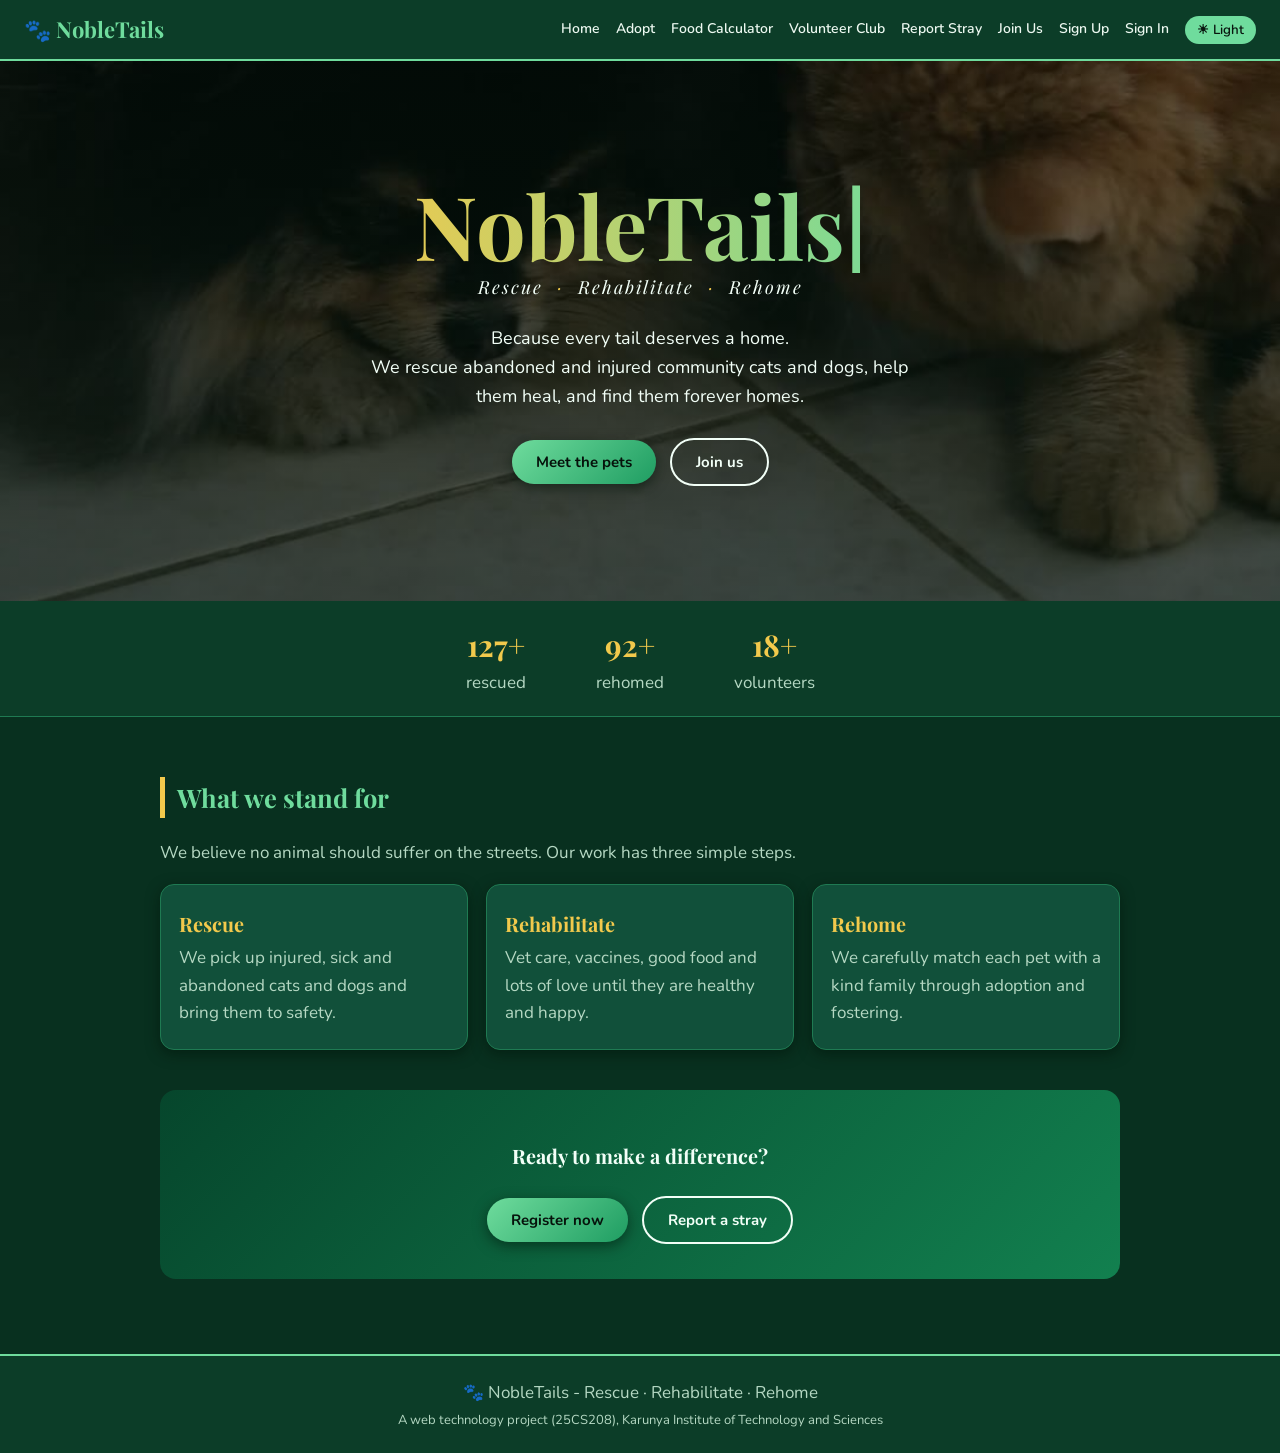
<file: index.html>
<!DOCTYPE html>
<html lang="en">
<head>
<meta charset="UTF-8">
<meta name="viewport" content="width=device-width, initial-scale=1.0">
<title>Home - NobleTails</title>
<link href="https://fonts.googleapis.com/css2?family=Nunito:wght@400;600;700&family=Playfair+Display:ital,wght@0,600;0,700;1,500&display=swap" rel="stylesheet">
<link rel="stylesheet" href="styles.css">
<link rel="stylesheet" href="layout.css">
</head>
<body>
<header>
  <a class="logo" href="index.html">🐾 NobleTails</a>
  <button id="menuBtn" aria-label="menu">☰</button>
  <nav id="navLinks">
    <a href="index.html">Home</a>
    <a href="home.html">Adopt</a>
    <a href="calculator.html">Food Calculator</a>
    <a href="club.html">Volunteer Club</a>
    <a href="report.html">Report Stray</a>
    <a href="register.html">Join Us</a>
    <a href="signup.html">Sign Up</a>
    <a href="signin.html">Sign In</a>
    <button id="themeBtn">☀ Light</button>
  </nav>
</header>
<section class="hero vhero">
  <video class="vbg" autoplay muted loop playsinline preload="auto" poster="videos/hero-poster.jpg"><source src="videos/hero.mp4" type="video/mp4"></video>
  <div class="vshade"></div>
  <div class="vcontent">
  
  <h1 class="brand" id="brand">NobleTails</h1>
  <p class="tagline"><span>Rescue</span><span>Rehabilitate</span><span>Rehome</span></p>
  <p class="sub">Because every tail deserves a home.<br> We rescue abandoned and injured community cats and dogs, help them heal, and find them forever homes.</p>
  <div class="sub">
    <a class="btn" href="home.html">Meet the pets</a>
    <a class="btn btn2" href="register.html">Join us</a>
  </div>
  </div>
</section>
<div class="stats">
  <div class="stat"><b>127+</b>rescued</div>
  <div class="stat"><b>92+</b>rehomed</div>
  <div class="stat"><b>18+</b>volunteers</div>
</div>
<main>
  <h2>What we stand for</h2>
  <p class="lead">We believe no animal should suffer on the streets. Our work has three simple steps.</p>
  
<div class="cards">

    <div class="card">
        <h3>Rescue</h3>
        <p>We pick up injured, sick and abandoned cats and dogs and bring them to safety.</p>
    </div>

    <div class="card">
        <h3>Rehabilitate</h3>
        <p>Vet care, vaccines, good food and lots of love until they are healthy and happy.</p>
    </div>

    <div class="card">
        <h3>Rehome</h3>
        <p>We carefully match each pet with a kind family through adoption and fostering.</p>
    </div>

</div>

  <div class="cta">
    <h3>Ready to make a difference?</h3>
    <a class="btn" href="register.html">Register now</a>
    <a class="btn btn2" href="report.html">Report a stray</a>
  </div>
</main>
<footer>
  <p>🐾 NobleTails - Rescue · Rehabilitate · Rehome</p>
  <p class="small">A web technology project (25CS208), Karunya Institute of Technology and Sciences</p>
</footer>
<script src="hero.js"></script>
<script src="theme.js"></script>
<!--
    Website: NobleTails
    Created by: Kezia Carol Jose
    Date: November 2026
    Project: Web Technology
-->
</body>
</html>
</file>
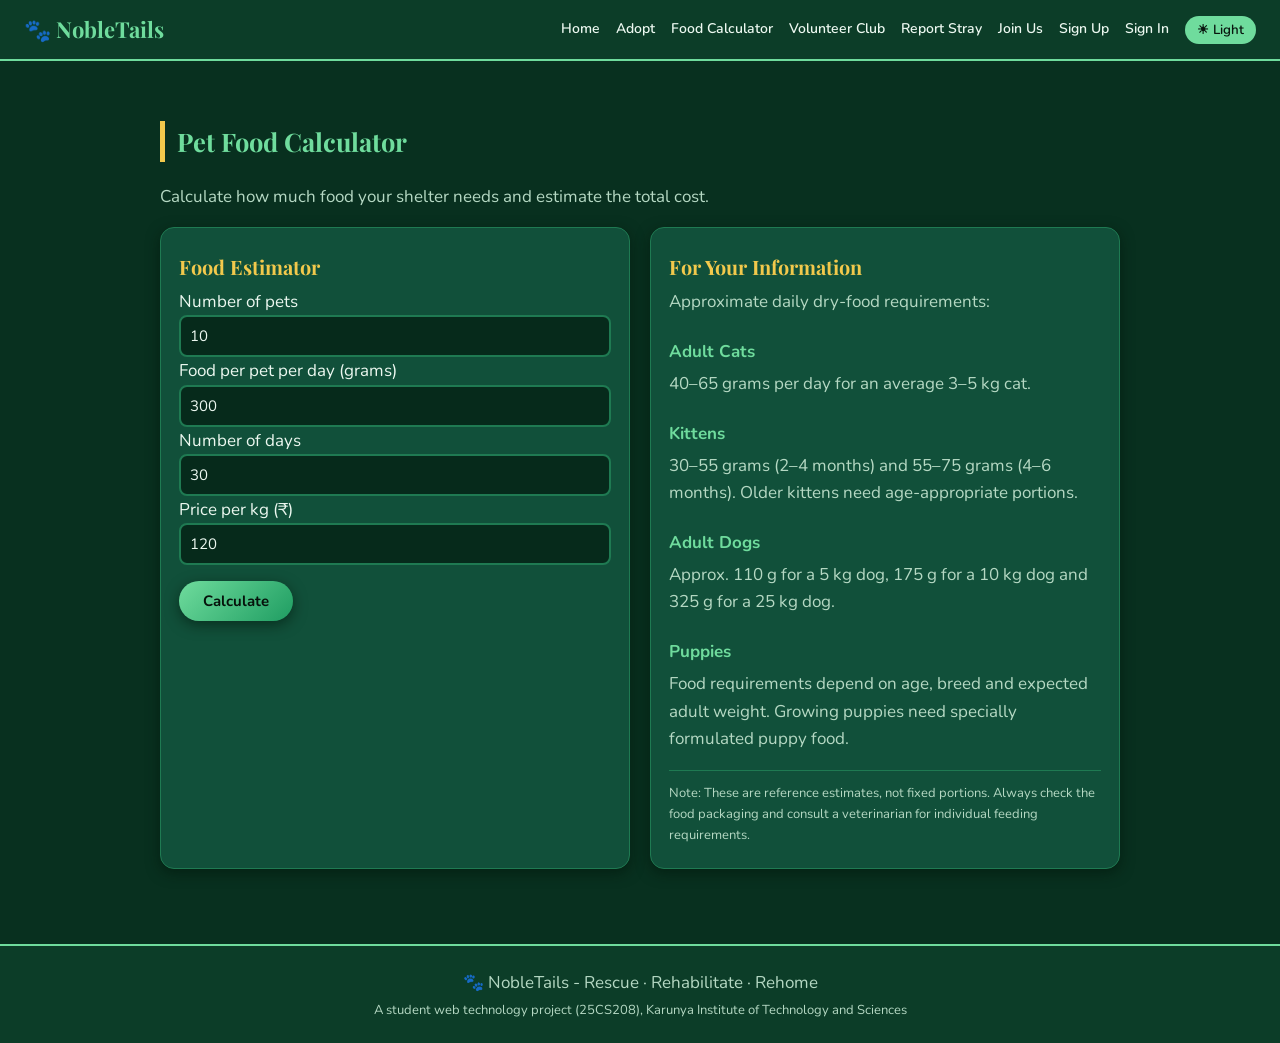
<file: calculator.html>
<!DOCTYPE html>
<html lang="en">
<head>
<meta charset="UTF-8">
<meta name="viewport" content="width=device-width, initial-scale=1.0">
<title>Food Calculator - NobleTails</title>

<link href="https://fonts.googleapis.com/css2?family=Nunito:wght@400;600;700&family=Playfair+Display:ital,wght@0,600;0,700;1,500&display=swap" rel="stylesheet">

<link rel="stylesheet" href="styles.css">
<link rel="stylesheet" href="layout.css">

<style>
.twocol {
    display: flex;
    flex-direction: row;
    gap: 20px;
    align-items: stretch;
}

.twocol > .card {
    flex: 1;
    min-width: 0;
}

.feeding-info h4 {
    color: var(--main);
    margin-bottom: 3px;
}

.feeding-info .small {
    border-top: 1px solid var(--border);
    padding-top: 12px;
    margin-top: 18px;
}

@media (max-width: 650px) {
    .twocol {
        flex-direction: column;
    }
}
</style>
</head>

<body>

<header>
  <a class="logo" href="index.html">🐾 NobleTails</a>
  <button id="menuBtn" aria-label="menu">☰</button>

  <nav id="navLinks">
    <a href="index.html">Home</a>
    <a href="home.html">Adopt</a>
    <a href="calculator.html">Food Calculator</a>
    <a href="club.html">Volunteer Club</a>
    <a href="report.html">Report Stray</a>
    <a href="register.html">Join Us</a>
    <a href="signup.html">Sign Up</a>
    <a href="signin.html">Sign In</a>
    <button id="themeBtn">☀ Light</button>
  </nav>
</header>

<main>

  <h2>Pet Food Calculator</h2>
  <p class="lead">Calculate how much food your shelter needs and estimate the total cost.</p>

  <div class="twocol">

    <!-- FOOD ESTIMATOR -->
    <div class="card">
      <h3>Food Estimator</h3>

      <label>Number of pets</label>
      <input type="number" id="numPets" value="10" min="1">

      <label>Food per pet per day (grams)</label>
      <input type="number" id="gramsPer" value="300" min="1">

      <label>Number of days</label>
      <input type="number" id="numDays" value="30" min="1">

      <label>Price per kg (₹)</label>
      <input type="number" id="pricePer" value="120" min="0">

      <button class="btn" id="estBtn">Calculate</button>

      <p id="estResult" class="ok"></p>
    </div>

    <!-- FEEDING INFORMATION -->
    <div class="card feeding-info">
      <h3>For Your Information</h3>
      <p>Approximate daily dry-food requirements:</p>

      <h4>Adult Cats</h4>
      <p>40–65 grams per day for an average 3–5 kg cat.</p>

      <h4>Kittens</h4>
      <p>30–55 grams (2–4 months) and 55–75 grams (4–6 months). Older kittens need age-appropriate portions.</p>

      <h4>Adult Dogs</h4>
      <p>Approx. 110 g for a 5 kg dog, 175 g for a 10 kg dog and 325 g for a 25 kg dog.</p>

      <h4>Puppies</h4>
      <p>Food requirements depend on age, breed and expected adult weight. Growing puppies need specially formulated puppy food.</p>

      <p class="small">
        Note: These are reference estimates, not fixed portions.
        Always check the food packaging and consult a veterinarian
        for individual feeding requirements.
      </p>
    </div>

  </div>

</main>

<footer>
  <p>🐾 NobleTails - Rescue · Rehabilitate · Rehome</p>
  <p class="small">A student web technology project (25CS208), Karunya Institute of Technology and Sciences</p>
</footer>

<script src="calculator.js"></script>
<script src="theme.js"></script>

</body>
</html>
</file>
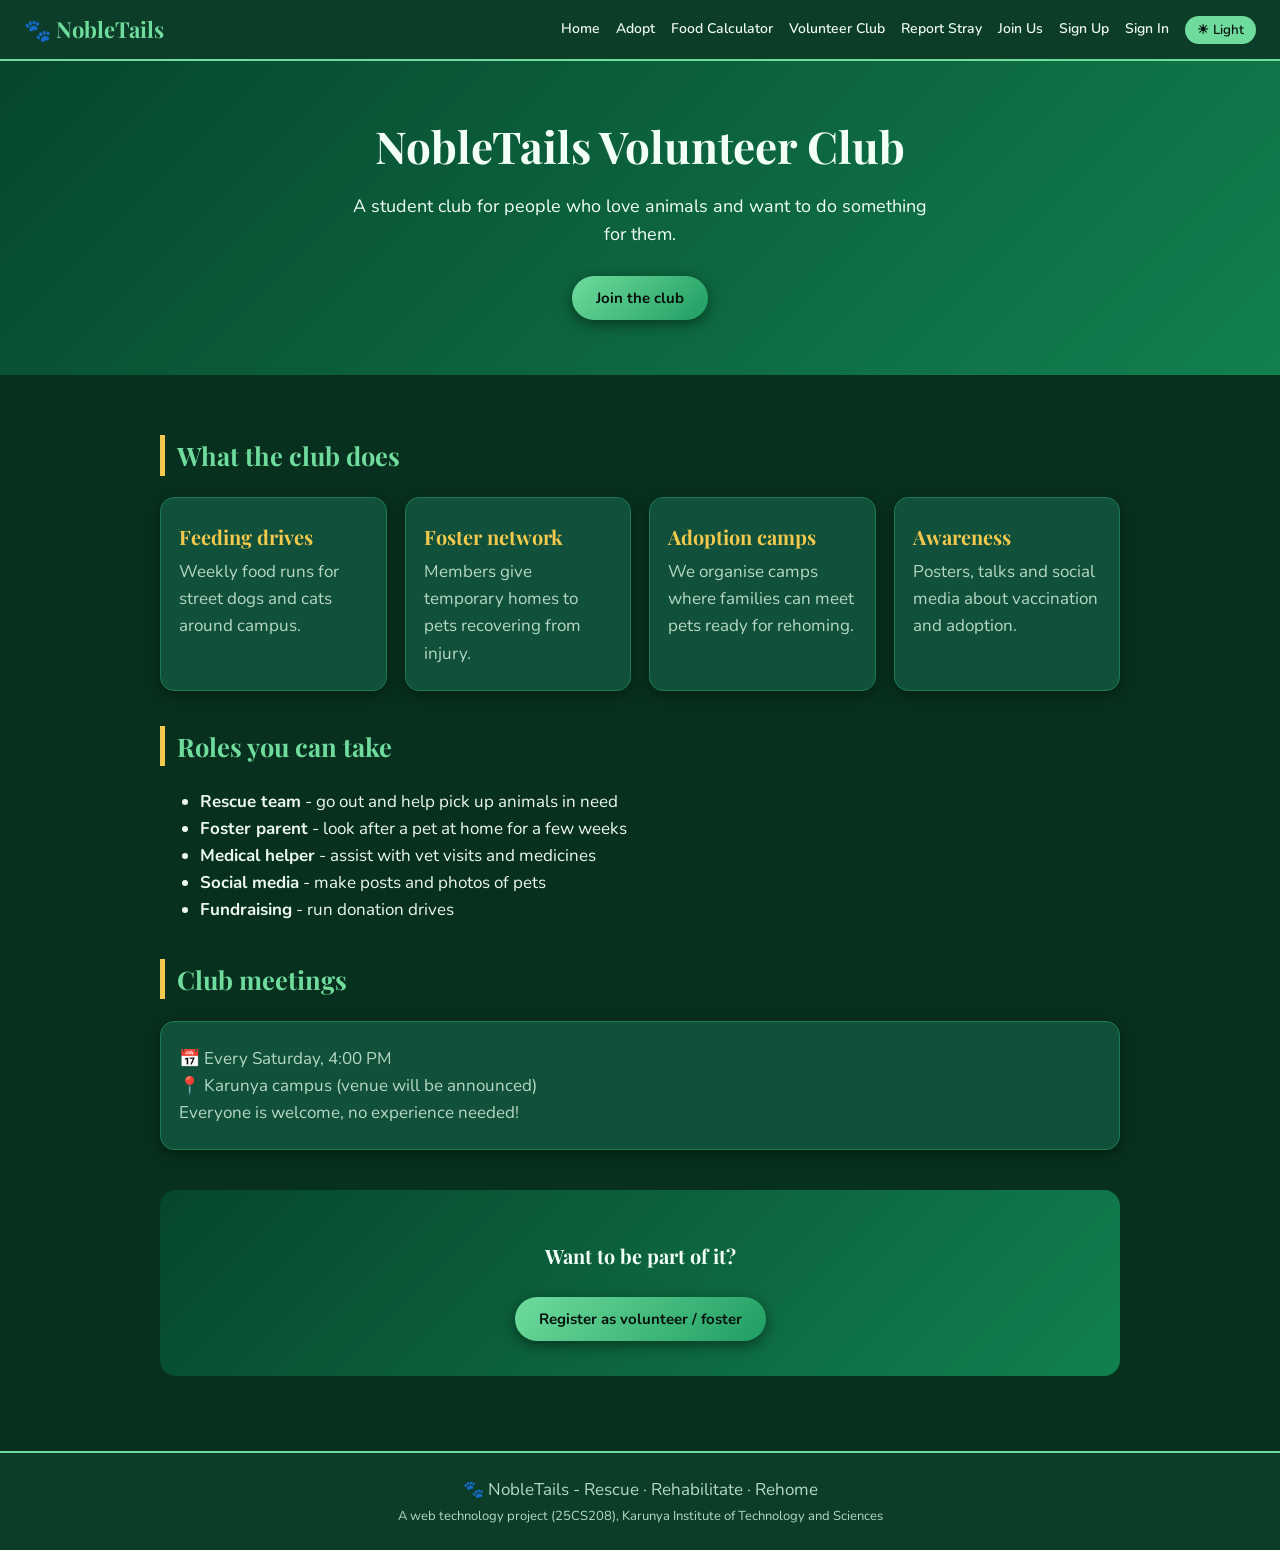
<file: club.html>
<!DOCTYPE html>
<html lang="en">
<head>
<meta charset="UTF-8">
<meta name="viewport" content="width=device-width, initial-scale=1.0">
<title>Volunteer Club - NobleTails</title>
<link href="https://fonts.googleapis.com/css2?family=Nunito:wght@400;600;700&family=Playfair+Display:ital,wght@0,600;0,700;1,500&display=swap" rel="stylesheet">
<link rel="stylesheet" href="styles.css">
<link rel="stylesheet" href="layout.css">
</head>
<body>
<header>
  <a class="logo" href="index.html">🐾 NobleTails</a>
  <button id="menuBtn" aria-label="menu">☰</button>
  <nav id="navLinks">
    <a href="index.html">Home</a>
    <a href="home.html">Adopt</a>
    <a href="calculator.html">Food Calculator</a>
    <a href="club.html">Volunteer Club</a>
    <a href="report.html">Report Stray</a>
    <a href="register.html">Join Us</a>
    <a href="signup.html">Sign Up</a>
    <a href="signin.html">Sign In</a>
    <button id="themeBtn">☀ Light</button>
  </nav>
</header>
<section class="hero small-hero">
  <h1>NobleTails Volunteer Club</h1>
  <p>A student club for people who love animals and want to do something for them.</p>
  <a class="btn" href="register.html">Join the club</a>
</section>
<main>
  <h2>What the club does</h2>
  <div class="cards">
    <div class="card"><h3>Feeding drives</h3><p>Weekly food runs for street dogs and cats around campus.</p></div>
    <div class="card"><h3>Foster network</h3><p>Members give temporary homes to pets recovering from injury.</p></div>
    <div class="card"><h3>Adoption camps</h3><p>We organise camps where families can meet pets ready for rehoming.</p></div>
    <div class="card"><h3>Awareness</h3><p>Posters, talks and social media about vaccination and adoption.</p></div>
  </div>
  <h2>Roles you can take</h2>
  <ul class="roles">
    <li><b>Rescue team</b> - go out and help pick up animals in need</li>
    <li><b>Foster parent</b> - look after a pet at home for a few weeks</li>
    <li><b>Medical helper</b> - assist with vet visits and medicines</li>
    <li><b>Social media</b> - make posts and photos of pets</li>
    <li><b>Fundraising</b> - run donation drives</li>
  </ul>
  <h2>Club meetings</h2>
  <div class="card"><p>📅 Every Saturday, 4:00 PM<br>📍 Karunya campus (venue will be announced)<br>Everyone is welcome, no experience needed!</p></div>
  <div class="cta"><h3>Want to be part of it?</h3><a class="btn" href="register.html">Register as volunteer / foster</a></div>
</main>
<footer>
  <p>🐾 NobleTails - Rescue · Rehabilitate · Rehome</p>
  <p class="small">A web technology project (25CS208), Karunya Institute of Technology and Sciences</p>
</footer>
<script src="theme.js"></script>
</body>
</html>
</file>
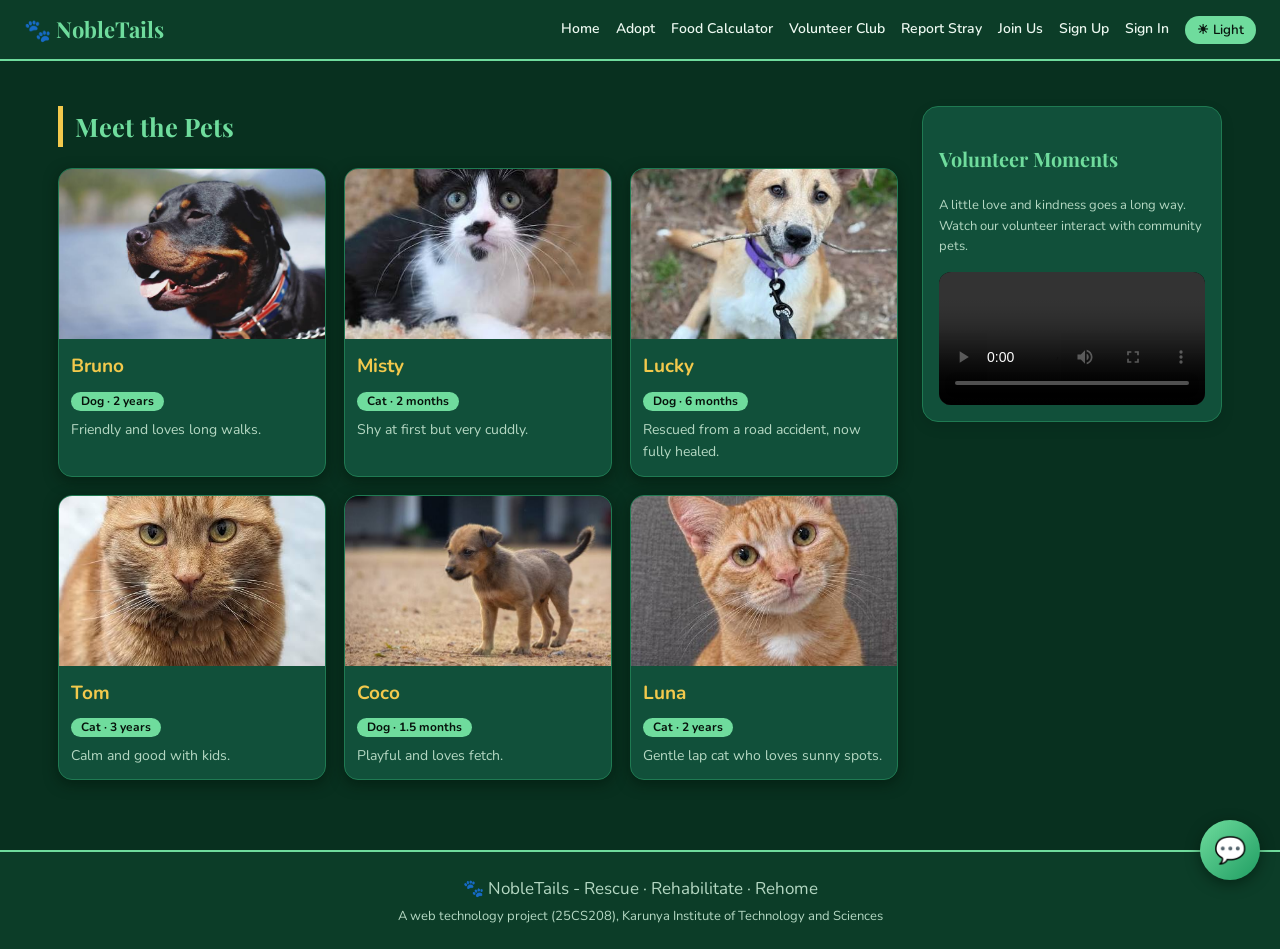
<file: home.html>
<!DOCTYPE html>
<html lang="en">
<head>
<meta charset="UTF-8">
<meta name="viewport" content="width=device-width, initial-scale=1.0">
<title>Adopt - NobleTails</title>

<link href="https://fonts.googleapis.com/css2?family=Bangers&family=Nunito:wght@400;600;700&family=Playfair+Display:ital,wght@0,600;0,700;1,500&display=swap" rel="stylesheet">

<link rel="stylesheet" href="styles.css">
<link rel="stylesheet" href="layout.css">
</head>

<body>

<header>
  <a class="logo" href="index.html">🐾 NobleTails</a>
  <button id="menuBtn" aria-label="menu">☰</button>

  <nav id="navLinks">
    <a href="index.html">Home</a>
    <a href="home.html">Adopt</a>
    <a href="calculator.html">Food Calculator</a>
    <a href="club.html">Volunteer Club</a>
    <a href="report.html">Report Stray</a>
    <a href="register.html">Join Us</a>
    <a href="signup.html">Sign Up</a>
    <a href="signin.html">Sign In</a>
    <button id="themeBtn">☀ Light</button>
  </nav>
</header>

<div class="dashboard">

  <section class="center">

    <h2>Meet the Pets</h2>

    <div class="petlist" id="petList">

      <div class="pet" data-type="dog">
        <img src="images/bruno.jpg" alt="Bruno" onerror="this.onerror=null;this.src='images/dog.svg'">
        <div class="info">
          <h4>Bruno</h4>
          <span class="tag">Dog · 2 years</span>
          <p>Friendly and loves long walks.</p>
        </div>
      </div>

      <div class="pet" data-type="cat">
        <img src="images/misty.jpg" alt="Misty" onerror="this.onerror=null;this.src='images/cat.svg'">
        <div class="info">
          <h4>Misty</h4>
          <span class="tag">Cat · 2 months</span>
          <p>Shy at first but very cuddly.</p>
        </div>
      </div>

      <div class="pet" data-type="dog">
        <img src="images/lucky.jpg" alt="Lucky" onerror="this.onerror=null;this.src='images/dog.svg'">
        <div class="info">
          <h4>Lucky</h4>
          <span class="tag">Dog · 6 months</span>
          <p>Rescued from a road accident, now fully healed.</p>
        </div>
      </div>

      <div class="pet" data-type="cat">
        <img src="images/tom.jpg" alt="Tom" onerror="this.onerror=null;this.src='images/cat.svg'">
        <div class="info">
          <h4>Tom</h4>
          <span class="tag">Cat · 3 years</span>
          <p>Calm and good with kids.</p>
        </div>
      </div>

      <div class="pet" data-type="dog">
        <img src="images/coco.jpg" alt="Coco" onerror="this.onerror=null;this.src='images/dog.svg'">
        <div class="info">
          <h4>Coco</h4>
          <span class="tag">Dog · 1.5 months</span>
          <p>Playful and loves fetch.</p>
        </div>
      </div>

      <div class="pet" data-type="cat">
        <img src="images/luna.jpg" alt="Luna" onerror="this.onerror=null;this.src='images/cat.svg'">
        <div class="info">
          <h4>Luna</h4>
          <span class="tag">Cat · 2 years</span>
          <p>Gentle lap cat who loves sunny spots.</p>
        </div>
      </div>

    </div>
  </section>
<aside class="right volunteer-video">

    <h3>Volunteer Moments</h3>

    <p class="small">
        A little love and kindness goes a long way. Watch our volunteer interact with community pets. 
    </p>

    <video controls playsinline>
        <source src="videos/volunteer.mp4" type="video/mp4">
        Your browser does not support video playback.
    </video>

</aside>


</div>

<footer>
  <p>🐾 NobleTails - Rescue · Rehabilitate · Rehome</p>
  <p class="small">A web technology project (25CS208), Karunya Institute of Technology and Sciences</p>
</footer>

<script src="theme.js"></script>
<script src="chatbot.js"></script>

</body>
</html>
</file>
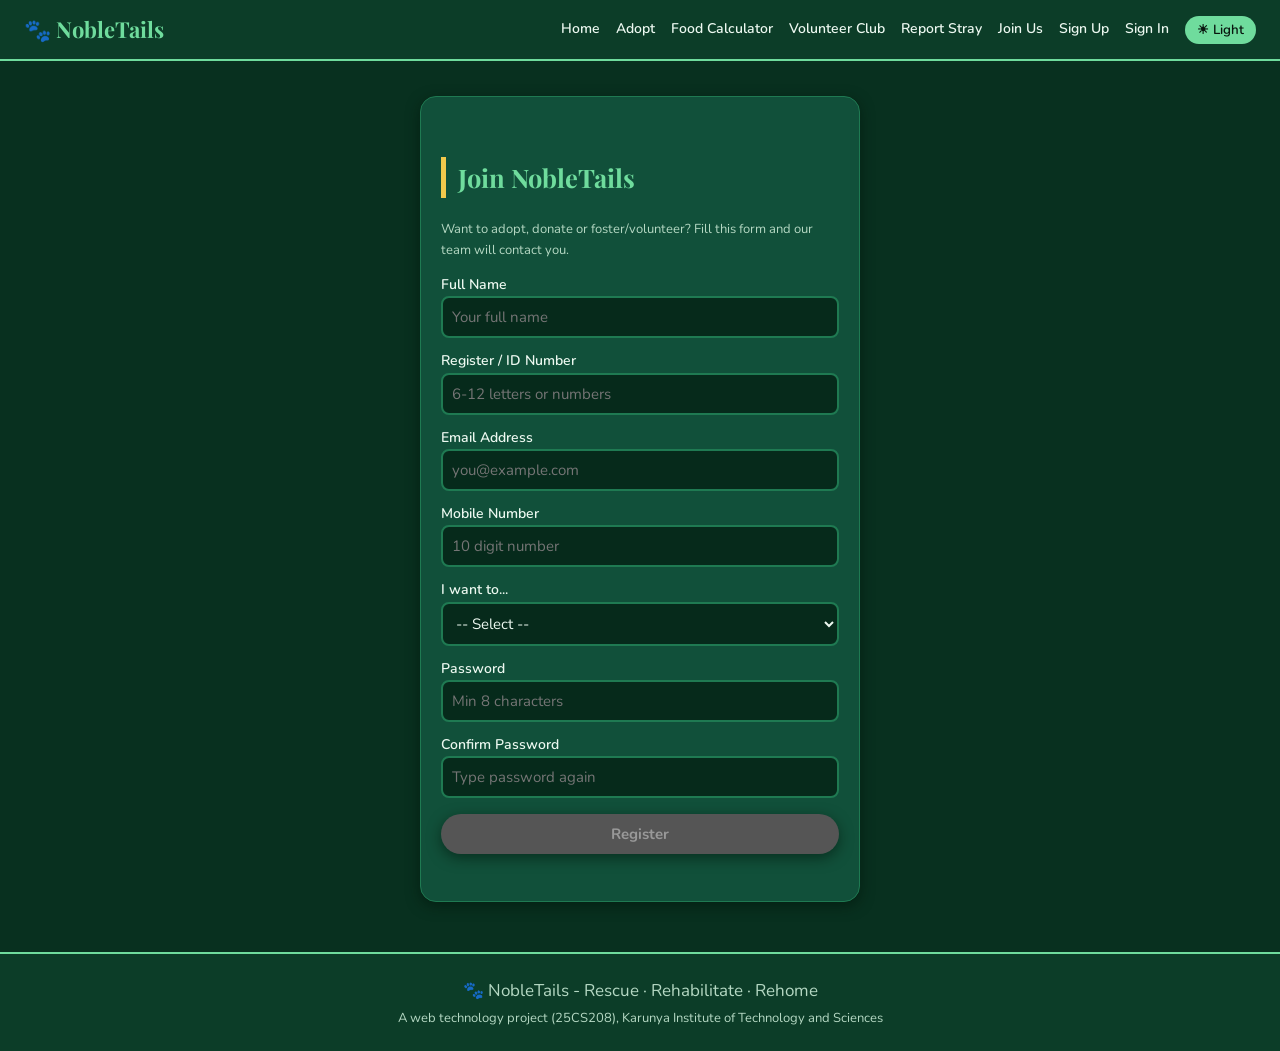
<file: register.html>
<!DOCTYPE html>
<html lang="en">
<head>
<meta charset="UTF-8">
<meta name="viewport" content="width=device-width, initial-scale=1.0">
<title>Join Us - NobleTails</title>
<link href="https://fonts.googleapis.com/css2?family=Nunito:wght@400;600;700&family=Playfair+Display:ital,wght@0,600;0,700;1,500&display=swap" rel="stylesheet">
<link rel="stylesheet" href="styles.css">
<link rel="stylesheet" href="layout.css">
</head>
<body>
<header>
  <a class="logo" href="index.html">🐾 NobleTails</a>
  <button id="menuBtn" aria-label="menu">☰</button>
  <nav id="navLinks">
    <a href="index.html">Home</a>
    <a href="home.html">Adopt</a>
    <a href="calculator.html">Food Calculator</a>
    <a href="club.html">Volunteer Club</a>
    <a href="report.html">Report Stray</a>
    <a href="register.html">Join Us</a>
    <a href="signup.html">Sign Up</a>
    <a href="signin.html">Sign In</a>
    <button id="themeBtn">☀ Light</button>
  </nav>
</header>
<main class="formpage">
  <h2>Join NobleTails</h2>
  <p class="small">Want to adopt, donate or foster/volunteer? Fill this form and our team will contact you.</p>
  <form id="regForm" novalidate>
    <label>Full Name</label>
    <input type="text" id="fullName" placeholder="Your full name">
    <label>Register / ID Number</label>
    <input type="text" id="empId" placeholder="6-12 letters or numbers">
    <label>Email Address</label>
    <input type="email" id="email" placeholder="you@example.com">
    <label>Mobile Number</label>
    <input type="text" id="mobile" placeholder="10 digit number">
    <label>I want to...</label>
    <select id="dept">
      <option value="">-- Select --</option>
      <option>Adopt a pet</option>
      <option>Donate</option>
      <option>Volunteer</option>
      <option>Foster a pet</option>
    </select>
    <label>Password</label>
    <input type="password" id="password" placeholder="Min 8 characters">
    <label>Confirm Password</label>
    <input type="password" id="confirm" placeholder="Type password again">
    <button type="submit" id="regBtn" class="btn" disabled>Register</button>
    <p id="regMsg" class="ok"></p>
  </form>
</main>
<footer>
  <p>🐾 NobleTails - Rescue · Rehabilitate · Rehome</p>
  <p class="small">A web technology project (25CS208), Karunya Institute of Technology and Sciences</p>
</footer>
<script src="validation.js"></script>
<script src="theme.js"></script>
</body>
</html>
</file>
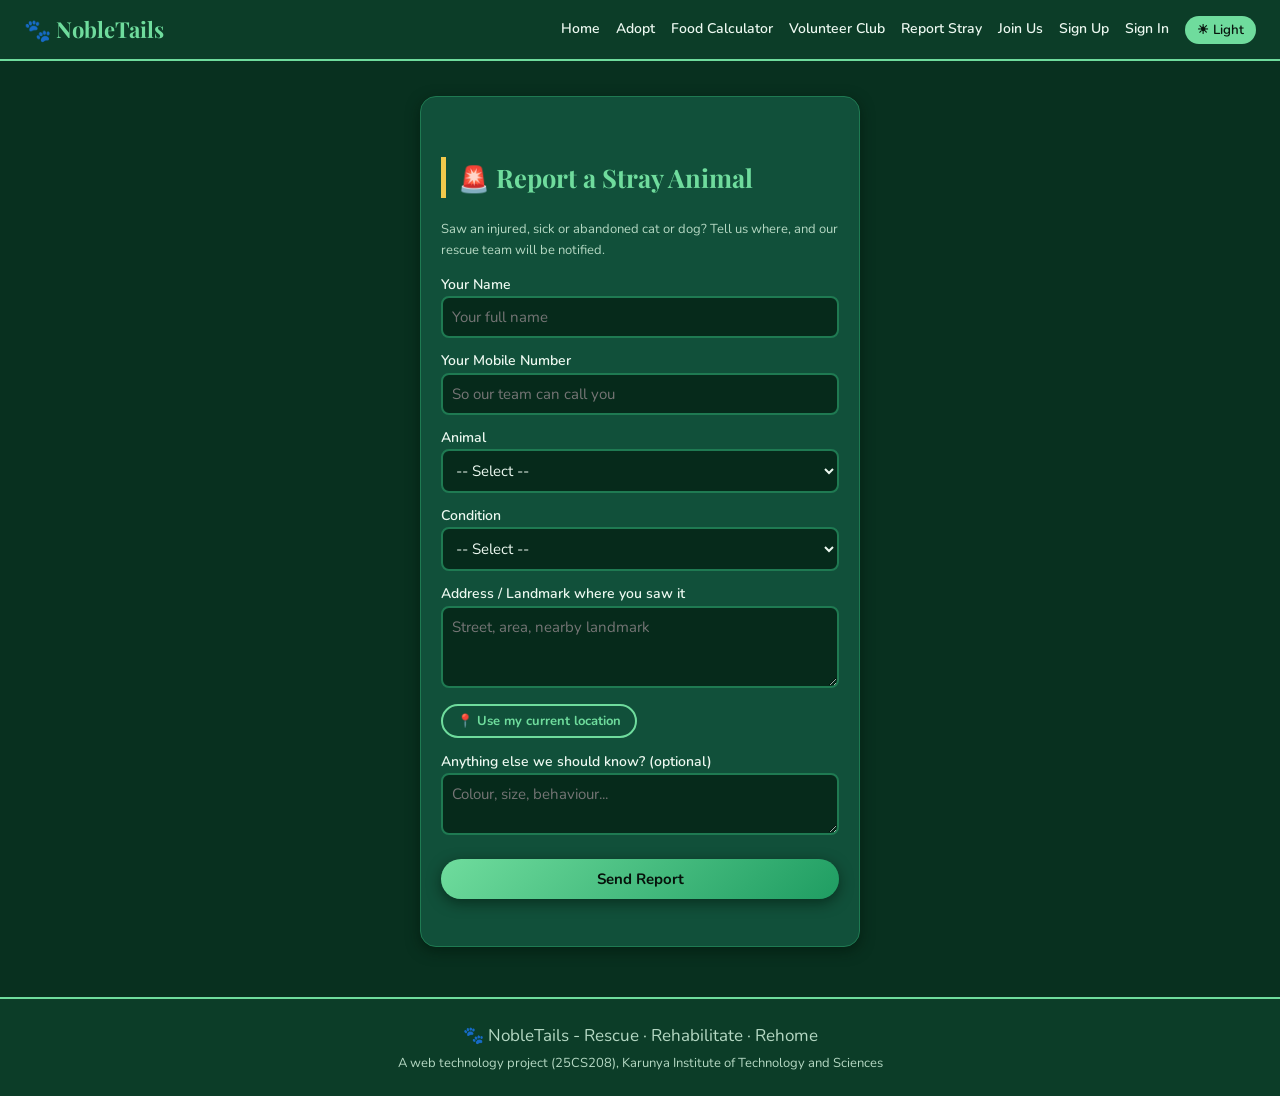
<file: report.html>
<!DOCTYPE html>
<html lang="en">
<head>
<meta charset="UTF-8">
<meta name="viewport" content="width=device-width, initial-scale=1.0">
<title>Report a Stray - NobleTails</title>
<link href="https://fonts.googleapis.com/css2?family=Nunito:wght@400;600;700&family=Playfair+Display:ital,wght@0,600;0,700;1,500&display=swap" rel="stylesheet">
<link rel="stylesheet" href="styles.css">
<link rel="stylesheet" href="layout.css">
</head>
<body>
<header>
  <a class="logo" href="index.html">🐾 NobleTails</a>
  <button id="menuBtn" aria-label="menu">☰</button>
  <nav id="navLinks">
    <a href="index.html">Home</a>
    <a href="home.html">Adopt</a>
    <a href="calculator.html">Food Calculator</a>
    <a href="club.html">Volunteer Club</a>
    <a href="report.html">Report Stray</a>
    <a href="register.html">Join Us</a>
    <a href="signup.html">Sign Up</a>
    <a href="signin.html">Sign In</a>
    <button id="themeBtn">☀ Light</button>
  </nav>
</header>
<main class="formpage">
  <h2>🚨 Report a Stray Animal</h2>
  <p class="small">Saw an injured, sick or abandoned cat or dog? Tell us where, and our rescue team will be notified.</p>
  <form id="reportForm" novalidate>
    <label>Your Name</label>
    <input type="text" id="rName" placeholder="Your full name">
    <label>Your Mobile Number</label>
    <input type="text" id="rPhone" placeholder="So our team can call you">
    <label>Animal</label>
    <select id="rAnimal">
      <option value="">-- Select --</option>
      <option>Dog</option>
      <option>Cat</option>
      <option>Puppy</option>
      <option>Kitten</option>
      <option>Other</option>
    </select>
    <label>Condition</label>
    <select id="rCondition">
      <option value="">-- Select --</option>
      <option>Injured</option>
      <option>Sick</option>
      <option>Abandoned / lost</option>
      <option>Hungry / needs food</option>
    </select>
    <label>Address / Landmark where you saw it</label>
    <textarea id="rAddress" rows="3" placeholder="Street, area, nearby landmark"></textarea>
    <button type="button" id="locBtn" class="btn btn2 small-btn">📍 Use my current location</button>
    <p id="locMsg" class="small"></p>
    <label>Anything else we should know? (optional)</label>
    <textarea id="rNotes" rows="2" placeholder="Colour, size, behaviour..."></textarea>
    <button type="submit" id="rBtn" class="btn">Send Report</button>
    <p id="rMsg" class="ok"></p>
  </form>
</main>
<footer>
  <p>🐾 NobleTails - Rescue · Rehabilitate · Rehome</p>
  <p class="small">A web technology project (25CS208), Karunya Institute of Technology and Sciences</p>
</footer>
<script src="report.js"></script>
<script src="theme.js"></script>
</body>
</html>
</file>
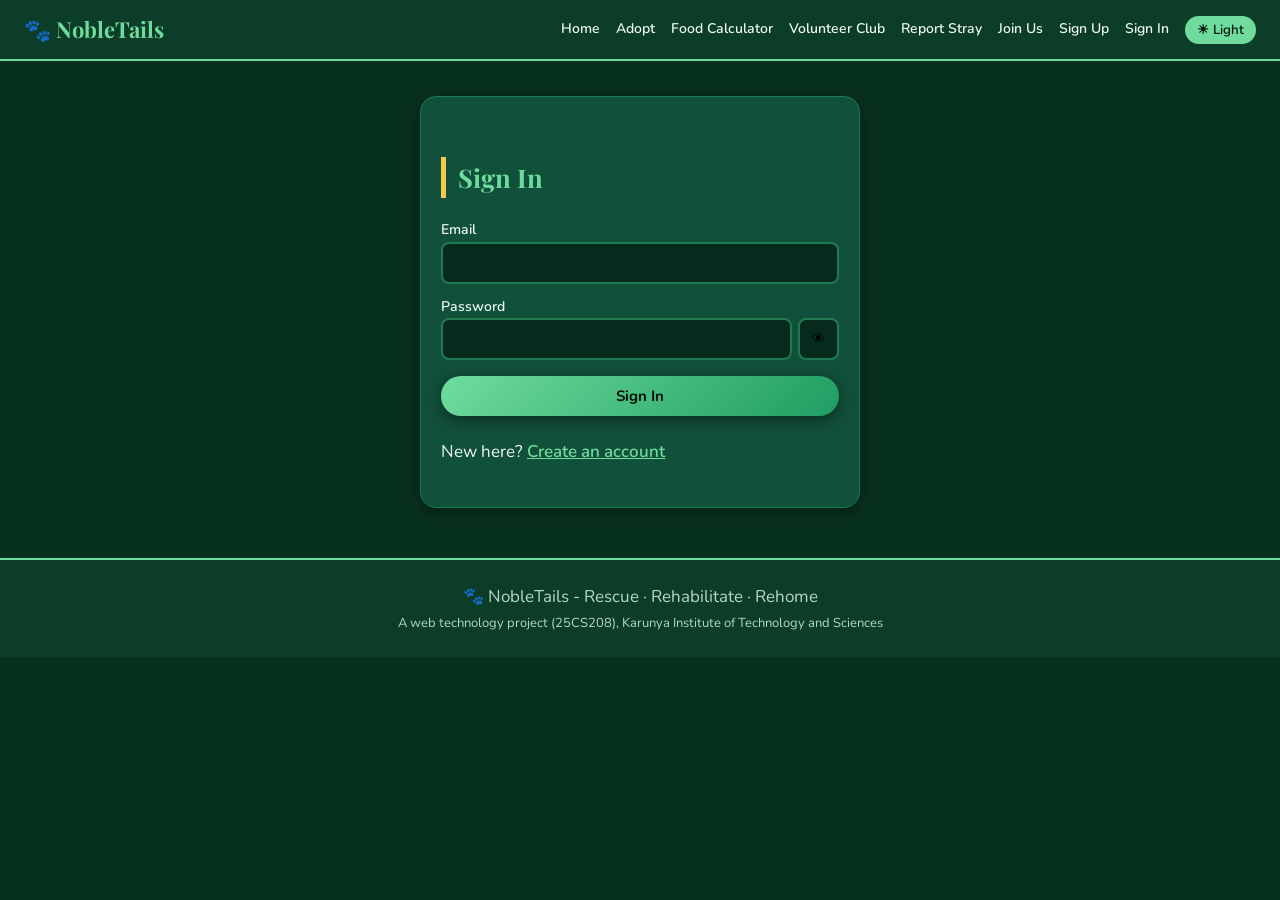
<file: signin.html>
<!DOCTYPE html>
<html lang="en">
<head>
<meta charset="UTF-8">
<meta name="viewport" content="width=device-width, initial-scale=1.0">
<title>Sign In - NobleTails</title>
<link href="https://fonts.googleapis.com/css2?family=Nunito:wght@400;600;700&family=Playfair+Display:ital,wght@0,600;0,700;1,500&display=swap" rel="stylesheet">
<link rel="stylesheet" href="styles.css">
<link rel="stylesheet" href="layout.css">
</head>
<body>
<header>
  <a class="logo" href="index.html">🐾 NobleTails</a>
  <button id="menuBtn" aria-label="menu">☰</button>
  <nav id="navLinks">
    <a href="index.html">Home</a>
    <a href="home.html">Adopt</a>
    <a href="calculator.html">Food Calculator</a>
    <a href="club.html">Volunteer Club</a>
    <a href="report.html">Report Stray</a>
    <a href="register.html">Join Us</a>
    <a href="signup.html">Sign Up</a>
    <a href="signin.html">Sign In</a>
    <button id="themeBtn">☀ Light</button>
  </nav>
</header>
<main class="formpage">
  <h2>Sign In</h2>
  <div id="alertBox" class="alert" style="display:none"></div>
  <form id="signinForm" novalidate>
    <label>Email</label>
    <input type="email" id="siEmail">
    <label>Password</label>
    <div class="pwrow">
      <input type="password" id="siPass">
      <button type="button" id="eyeBtn">👁</button>
    </div>
    <button type="submit" class="btn">Sign In</button>
  </form>
  <p>New here? <a href="signup.html">Create an account</a></p>
</main>
<footer>
  <p>🐾 NobleTails - Rescue · Rehabilitate · Rehome</p>
  <p class="small">A web technology project (25CS208), Karunya Institute of Technology and Sciences</p>
</footer>
<script src="validation.js"></script>
<script src="theme.js"></script>
</body>
</html>
</file>
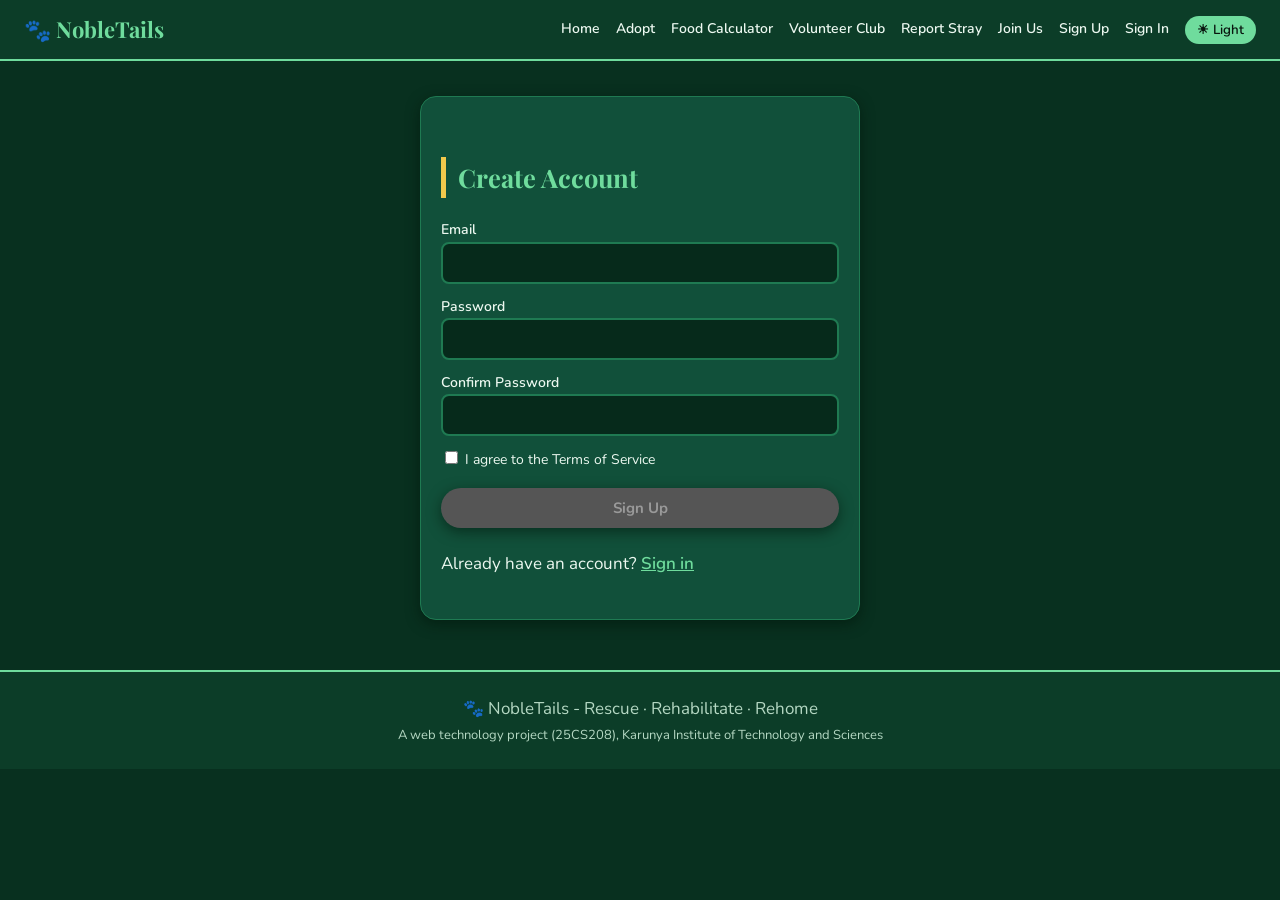
<file: signup.html>
<!DOCTYPE html>
<html lang="en">
<head>
<meta charset="UTF-8">
<meta name="viewport" content="width=device-width, initial-scale=1.0">
<title>Sign Up - NobleTails</title>
<link href="https://fonts.googleapis.com/css2?family=Nunito:wght@400;600;700&family=Playfair+Display:ital,wght@0,600;0,700;1,500&display=swap" rel="stylesheet">
<link rel="stylesheet" href="styles.css">
<link rel="stylesheet" href="layout.css">
</head>
<body>
<header>
  <a class="logo" href="index.html">🐾 NobleTails</a>
  <button id="menuBtn" aria-label="menu">☰</button>
  <nav id="navLinks">
    <a href="index.html">Home</a>
    <a href="home.html">Adopt</a>
    <a href="calculator.html">Food Calculator</a>
    <a href="club.html">Volunteer Club</a>
    <a href="report.html">Report Stray</a>
    <a href="register.html">Join Us</a>
    <a href="signup.html">Sign Up</a>
    <a href="signin.html">Sign In</a>
    <button id="themeBtn">☀ Light</button>
  </nav>
</header>
<main class="formpage">
  <h2>Create Account</h2>
  <form id="signupForm" novalidate>
    <label>Email</label>
    <input type="email" id="suEmail">
    <label>Password</label>
    <input type="password" id="suPass">
    <label>Confirm Password</label>
    <input type="password" id="suConfirm">
    <label class="check"><input type="checkbox" id="terms"> I agree to the Terms of Service</label>
    <span class="error-msg" id="termsErr"></span>
    <button type="submit" id="suBtn" class="btn" disabled>Sign Up</button>
    <p id="suMsg" class="ok"></p>
  </form>
  <p>Already have an account? <a href="signin.html">Sign in</a></p>
</main>
<footer>
  <p>🐾 NobleTails - Rescue · Rehabilitate · Rehome</p>
  <p class="small">A web technology project (25CS208), Karunya Institute of Technology and Sciences</p>
</footer>
<script src="validation.js"></script>
<script src="theme.js"></script>
</body>
</html>
</file>
<file: styles.css>
:root {
  --bg: #08301f;
  --bg2: #0c3d28;
  --card: #11503a;
  --text: #ecf8f0;
  --muted: #b5d8c3;
  --main: #6fdc9d;
  --main2: #1f9d62;
  --accent: #f2c94c;
  --border: #1f7a52;
  --input: #062a1b;
  --hero1: #06462c;
  --hero2: #12804f;
  --herotext: #f2fff7;
  --shadow: 0 4px 14px rgba(0, 20, 10, 0.55);
}
body.light {
  --bg: #f1f8f3;
  --bg2: #e2f1e7;
  --card: #ffffff;
  --text: #1d3326;
  --muted: #4f6b5a;
  --main: #2e8b57;
  --main2: #1f6b42;
  --accent: #b8860b;
  --border: #c3dccb;
  --input: #ffffff;
  --hero1: #bfe5cb;
  --hero2: #8fd1a8;
  --herotext: #5bb874;
  --shadow: 0 4px 12px rgba(30, 80, 50, 0.2);
}
* { box-sizing: border-box; }
body { font-family: "Nunito", "Segoe UI", Arial, sans-serif; font-size: 17px; background: var(--bg); color: var(--text); margin: 0; line-height: 1.6; }
header { background: var(--bg2); border-bottom: 2px solid var(--main); padding: 12px 24px; display: flex; justify-content: space-between; align-items: center; position: sticky; top: 0; z-index: 10; }
.logo { font-size: 22px; font-weight: 700; color: var(--main); text-decoration: none; }
nav a { color: var(--text); margin-right: 16px; text-decoration: none; font-size: 14px; font-weight: 600; }
nav a:hover { color: var(--accent); }
nav button, #menuBtn { background: var(--main); color: #08150e; border: none; border-radius: 15px; padding: 5px 12px; cursor: pointer; font-weight: 600; font-family: inherit; }
#menuBtn { display: none; font-size: 18px; }
.hero { text-align: center; padding: 80px 20px; background: linear-gradient(135deg, var(--hero1), var(--hero2)); color: var(--herotext); }
.hero h1 { font-size: 44px; margin: 0 0 10px; }
.hero p { max-width: 580px; margin: 0 auto 22px; font-size: 18px; }
.small-hero { padding: 50px 20px; }
.paws { font-size: 44px; }
.btn { background: linear-gradient(135deg, var(--main), var(--main2)); color: #06120b; border: none; border-radius: 25px; padding: 10px 24px; margin: 5px; text-decoration: none; cursor: pointer; display: inline-block; font-size: 15px; font-weight: 700; font-family: inherit; box-shadow: var(--shadow); }
.btn:hover { background: var(--accent); }
.btn2 { background: transparent; border: 2px solid var(--herotext); color: var(--herotext); box-shadow: none; }
.btn:disabled { background: #555; color: #999; cursor: not-allowed; }
main { padding: 25px 20px; max-width: 1000px; margin: auto; }
h2 { color: var(--main); border-left: 5px solid var(--accent); padding-left: 12px; margin-top: 35px; }
.lead { color: var(--muted); font-size: 17px; }
.stats { display: flex; justify-content: center; flex-wrap: wrap; background: var(--bg2); padding: 15px; border-bottom: 1px solid var(--border); }
.stat { text-align: center; padding: 5px 35px; color: var(--muted); }
.stat b { display: block; font-size: 30px; color: var(--accent); }
.cards { display: flex; flex-wrap: wrap; gap: 18px; }
.card, .pet, .left, .right { background: var(--card); border: 1px solid var(--border); border-radius: 14px; box-shadow: var(--shadow); }
.card { flex: 1 1 200px; padding: 18px; transition: transform 0.2s; }
.card:hover, .pet:hover { transform: translateY(-4px); border-color: var(--main); }
.card h3 { margin: 5px 0; color: var(--accent); }
.card p { margin: 5px 0; color: var(--muted); }
.cta { text-align: center; margin-top: 40px; padding: 30px; border-radius: 16px; background: linear-gradient(135deg, var(--hero1), var(--hero2)); color: var(--herotext); }
.formpage { max-width: 440px; background: var(--card); border: 1px solid var(--border); border-radius: 16px; box-shadow: var(--shadow); margin: 35px auto; }
form label { display: block; margin-top: 12px; font-weight: 600; font-size: 14px; }
input[type=text], input[type=email], input[type=password], input[type=number], select { width: 100%; padding: 9px; border: 2px solid var(--border); border-radius: 8px; font-size: 15px; background: var(--input); color: var(--text); font-family: inherit; }
input[type=file] { width: 100%; margin-top: 4px; font-size: 13px; }
input:focus, select:focus { outline: none; border-color: var(--main); }
.check { font-weight: normal; }
.formpage .btn, .right .btn, .card .btn { margin: 16px 0 5px; }
.formpage .btn { width: 100%; }
input.invalid, select.invalid { border-color: #ff6b6b; background: #3a1c1c; }
body.light input.invalid, body.light select.invalid { background: #ffe5e5; }
input.valid, select.valid { border-color: var(--main); }
.error-msg { color: #ff6b6b; font-size: 13px; display: block; }
.ok { color: var(--accent); font-weight: 600; }
.pwrow { display: flex; gap: 6px; }
.pwrow button { border: 2px solid var(--border); border-radius: 8px; background: var(--input); cursor: pointer; width: 45px; }
.alert { background: #3a1c1c; border-left: 5px solid #ff6b6b; color: #ffb3b3; padding: 10px; margin-bottom: 10px; border-radius: 6px; }
body.light .alert { background: #ffe1e1; color: #8a1c1c; }
a { color: var(--main); font-weight: 600; }
footer { text-align: center; padding: 20px; background: var(--bg2); border-top: 2px solid var(--main); margin-top: 50px; color: var(--muted); }
footer p { margin: 3px; }
.small { font-size: 13px; color: var(--muted); }
/* pets */
.pet { overflow: hidden; transition: transform 0.2s; }
.pet img { width: 100%; height: 170px; object-fit: cover; display: block; }
.info { padding: 12px; }
.info h4 { margin: 0 0 4px; font-size: 19px; color: var(--accent); }
.info p { margin: 6px 0 0; font-size: 14px; color: var(--muted); }
.tag { display: inline-block; background: var(--main); color: #06120b; border-radius: 10px; padding: 0 10px; font-size: 12px; font-weight: 700; }
.filter { display: block; width: 100%; text-align: left; margin-bottom: 8px; padding: 8px 12px; border: 2px solid var(--border); border-radius: 10px; background: var(--input); color: var(--text); cursor: pointer; font-family: inherit; font-size: 14px; }
/* calculator */
#display { font-size: 26px; text-align: right; }
.keys { display: grid; grid-template-columns: repeat(4, 1fr); gap: 7px; margin-top: 10px; }
.keys button { padding: 13px; font-size: 18px; cursor: pointer; border: 1px solid var(--border); border-radius: 10px; background: var(--input); color: var(--text); font-family: inherit; }
.keys button:hover { border-color: var(--main); }
.keys .op, #eq { background: var(--main2); color: white; }
/* chatbot */
#chatFab { position: fixed; bottom: 20px; right: 20px; width: 60px; height: 60px; border-radius: 50%; border: none; background: linear-gradient(135deg, var(--main), var(--main2)); font-size: 26px; cursor: pointer; box-shadow: var(--shadow); z-index: 20; }
#chatBox { position: fixed; bottom: 92px; right: 20px; width: 280px; background: var(--card); border: 2px solid var(--main); border-radius: 14px; display: none; overflow: hidden; z-index: 20; }
#chatBox.open { display: block; }
#chatBox::before { content: "NobleTails Helper 🐾"; display: block; background: var(--main2); color: white; padding: 9px; font-weight: 700; }
#chatLog { height: 220px; overflow-y: auto; padding: 8px; font-size: 14px; }
.user-msg { text-align: right; background: var(--main2); color: white; margin: 5px 0 5px 35px; padding: 6px 10px; border-radius: 12px; }
.bot-msg { background: var(--bg2); color: var(--text); margin: 5px 35px 5px 0; padding: 6px 10px; border-radius: 12px; }
#chatBox input { width: 70%; padding: 8px; border-radius: 0; border: none; border-top: 1px solid var(--border); }
#chatBox button { width: 30%; padding: 8px; background: var(--main); color: #06120b; border: none; font-weight: 700; cursor: pointer; }
textarea { width: 100%; padding: 9px; border: 2px solid var(--border); border-radius: 8px; font-size: 15px; background: var(--input); color: var(--text); font-family: inherit; resize: vertical; }
textarea:focus { outline: none; border-color: var(--main); }
textarea.invalid { border-color: #ff6b6b; }
.small-btn { width: auto !important; font-size: 13px; padding: 6px 14px; margin: 8px 0 0 !important; background: transparent; border: 2px solid var(--main); color: var(--main); box-shadow: none; }
.small-btn:hover { background: var(--main); color: #06120b; }
nav { display: flex; flex-wrap: wrap; align-items: center; gap: 4px 0; }

/* headings use Playfair Display */
h1, h2, h3, .logo, .stat b { font-family: "Playfair Display", Georgia, serif; }
/* big animated home page title */
.hero .brand { font-size: 88px; font-weight: 700; line-height: 1.1; margin: 5px 0 0; background: linear-gradient(90deg, var(--accent), var(--main)); -webkit-background-clip: text; background-clip: text; color: transparent; min-height: 1.1em; }
.brand::after { content: "|"; animation: blink 0.8s step-end infinite; }
.brand.done::after { content: ""; }
.tagline { font-family: "Playfair Display", Georgia, serif; font-style: italic; font-size: 28px; letter-spacing: 2px; margin: 10px 0 20px; }
.tagline span { display: inline-block; opacity: 0; animation: rise 0.8s forwards; }
.tagline span:nth-child(1) { animation-delay: 1.6s; }
.tagline span:nth-child(2) { animation-delay: 2.2s; }
.tagline span:nth-child(3) { animation-delay: 2.8s; }
.tagline span + span::before { content: "·"; margin: 0 14px; color: var(--accent); }
.hero .sub { opacity: 0; animation: rise 0.8s 3.3s forwards; }
@keyframes blink { 50% { opacity: 0; } }
@keyframes rise { from { opacity: 0; transform: translateY(15px); } to { opacity: 1; transform: translateY(0); } }
/* comic sound effects (Adopt page) */
.pet { cursor: pointer; user-select: none; }
.pet:active { transform: scale(0.97); }
@media (max-width: 600px) { .comic { font-size: 26px; } }
@media (prefers-reduced-motion: reduce) { .comic { animation-duration: 1.3s; animation-timing-function: linear; } }
/* home page hero video */
.vhero { position: relative; overflow: hidden; min-height: 540px; display: flex; align-items: center; justify-content: center; background: #1b1d1a; }
.vbg { position: absolute; inset: 0; width: 100%; height: 100%; object-fit: cover; object-position: center 55%; }
.vshade { position: absolute; inset: 0; background: linear-gradient(180deg, rgba(4, 25, 15, 0.38), rgba(4, 25, 15, 0.62)); }
.vcontent { position: relative; z-index: 2; }
</file>
<file: layout.css>
/* =====================================
   NOBLETAILS - ADOPT PAGE LAYOUT
   Two-column desktop layout
   ===================================== */

.dashboard {
    display: grid;
    grid-template-columns: minmax(0, 1fr) 300px;
    gap: 24px;
    padding: 20px;
    max-width: 1450px;
    width: 94%;
    margin: 25px auto;
    align-items: start;
    box-sizing: border-box;
}

/* Main pet section */
.center {
    min-width: 0;
    width: 100%;
}

.center h2 {
    margin-top: 0;
}

/* Pet cards */
.petlist {
    display: grid;
    grid-template-columns: repeat(3, minmax(0, 1fr));
    gap: 18px;
    width: 100%;
}

.pet {
    min-width: 0;
    width: 100%;
}

/* Add a pet form */
.right {
    padding: 16px;
    align-self: start;
    width: 100%;
    box-sizing: border-box;
}

/* TABLET */
@media (max-width: 1000px) {
    .dashboard {
        grid-template-columns: 1fr;
    }

    .petlist {
        grid-template-columns: repeat(2, minmax(0, 1fr));
    }
}

/* MOBILE */
@media (max-width: 767px) {
    .dashboard {
        display: flex;
        flex-direction: column;
        gap: 18px;
    }

    .petlist {
        grid-template-columns: repeat(2, minmax(0, 1fr));
    }

    .hero h1 {
        font-size: 32px;
    }

    .hero .brand {
        font-size: 48px;
    }

    .tagline {
        font-size: 18px;
        letter-spacing: 1px;
    }

    .tagline span + span::before {
        margin: 0 6px;
    }

    #menuBtn {
        display: block;
    }

    #navLinks {
        display: none;
        position: absolute;
        top: 100%;
        right: 0;
        background: var(--bg2);
        border: 1px solid var(--main);
        padding: 10px 16px;
        width: 190px;
        z-index: 5;
    }

    #navLinks.show {
        display: block;
    }

    #navLinks a,
    #navLinks button {
        display: block;
        margin: 10px 0;
    }
}

/* SMALL PHONES */
@media (max-width: 480px) {
    .petlist {
        grid-template-columns: 1fr;
    }
}

/* VOLUNTEER VIDEO SECTION */

.volunteer-video {
    padding: 16px;
    background: var(--card);
    border: 1px solid var(--border);
    border-radius: 16px;
    box-shadow: 0 5px 14px rgba(0,0,0,0.10);
}

.volunteer-video h3 {
    color: var(--main);
}

.volunteer-video p {
    line-height: 1.6;
}

.volunteer-video video {
    width: 100%;
    display: block;
    border-radius: 12px;
    margin-top: 15px;
    background: #000;
}
</file>
